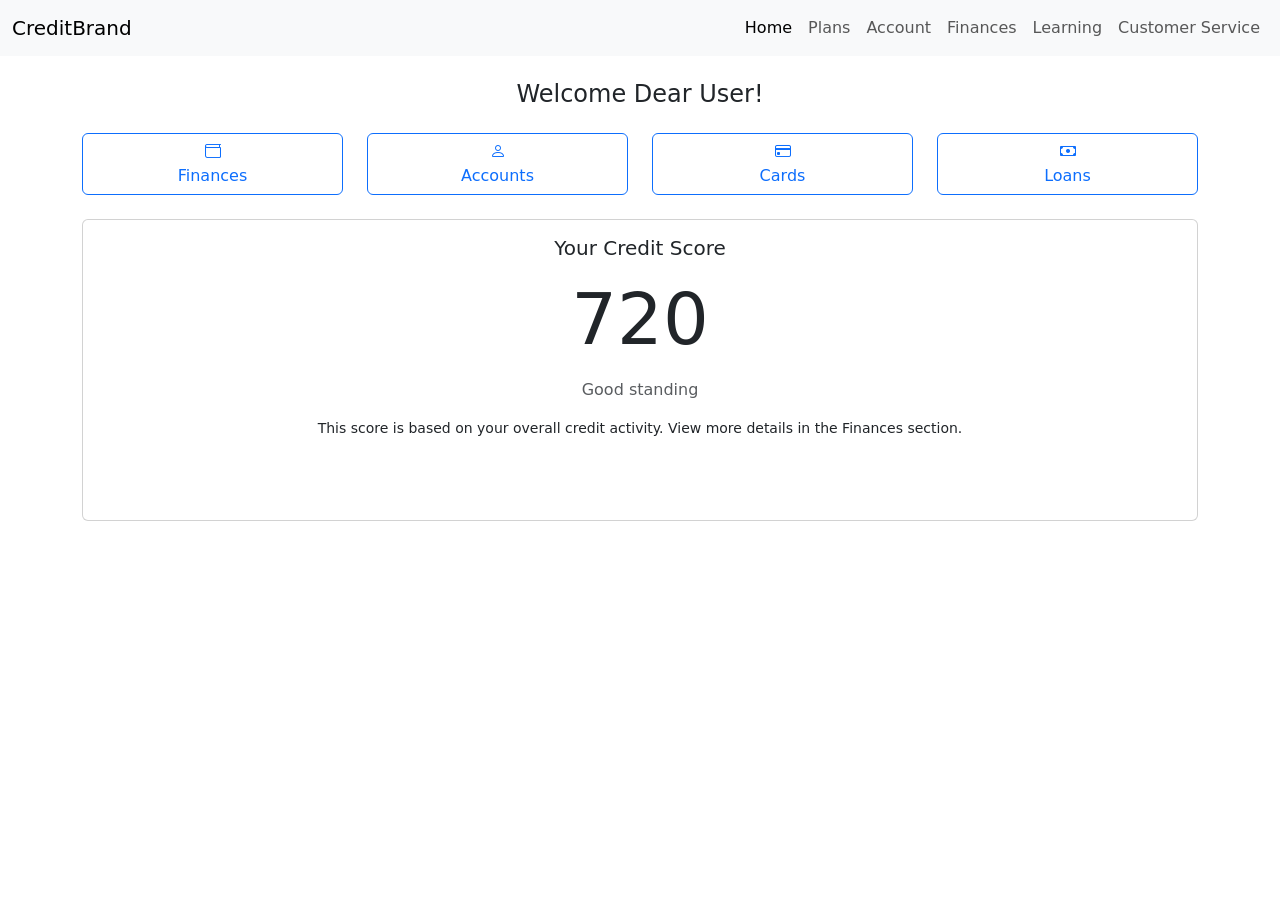
<file: index.html>
<!DOCTYPE html>
<html lang="en">
<head>
  <meta charset="UTF-8">
  <meta name="viewport" content="width=device-width, initial-scale=1.0">

  <!-- Bootstrap CSS -->
  <link href="https://cdn.jsdelivr.net/npm/bootstrap@5.0.2/dist/css/bootstrap.min.css" rel="stylesheet">

  <!-- Bootstrap Icons -->
  <link rel="stylesheet" href="https://cdn.jsdelivr.net/npm/bootstrap-icons@1.10.5/font/bootstrap-icons.css">

  <title>Home</title>
</head>
<body>

  <!-- Top Navbar (For Desktop) -->
  <nav class="navbar navbar-expand-lg navbar-light bg-light">
    <div class="container-fluid">
      <a class="navbar-brand" href="#">CreditBrand</a>

      <button class="navbar-toggler" type="button" data-bs-toggle="collapse" data-bs-target="#nav">
        <span class="navbar-toggler-icon"></span>
      </button>

      <div class="collapse navbar-collapse" id="nav">
        <ul class="navbar-nav ms-auto">
          <li class="nav-item"><a class="nav-link active" href="index.html">Home</a></li>
          <li class="nav-item"><a class="nav-link" href="#">Plans</a></li>
          <li class="nav-item"><a class="nav-link" href="account-info.html">Account</a></li>
          <li class="nav-item"><a class="nav-link" href="Finances.html">Finances</a></li>
          <li class="nav-item"><a class="nav-link" href="#">Learning</a></li>
          <li class="nav-item"><a class="nav-link" href="#">Customer Service</a></li>
        </ul>
      </div>
    </div>
  </nav>

  <!-- Main Content -->
  <div class="container mt-4">

    <!-- Welcome -->
    <div class="text-center mb-4">
      <h4>Welcome Dear User!</h4>
    </div>

    <!-- Main Actions -->
    <div class="row text-center mb-4">
      <div class="col">
        <button class="btn btn-outline-primary w-100">
          <a href="Finances.html" class="text-decoration-none ">
             <i class="bi bi-wallet"></i><br>
            Finances
          </a>
        </button>
      </div>
      <div class="col">
        <button class="btn btn-outline-primary w-100">
          <a href="account-info.html" class="text-decoration-none ">
            <i class="bi bi-person"></i><br>
            Accounts</a>
        </button>
      </div>
      <div class="col">
        <button class="btn btn-outline-primary w-100">
          <i class="bi bi-credit-card"></i><br>
          Cards
        </button>
      </div>
      <div class="col">
        <button class="btn btn-outline-primary w-100">
          <i class="bi bi-cash"></i><br>
          Loans
        </button>
      </div>
    </div>

    <!-- Credit Score Section -->
    <div class="card text-center">
      <div class="card-body" style="height: 300px;">
        <h5 class="mb-3">Your Credit Score</h5>
        <p class="display-2">720</p>
        <p class="text-muted">Good standing</p>
        <p class="small">
          This score is based on your overall credit activity.
          View more details in the Finances section.
        </p>
      </div>
    </div>

  </div>

  <!-- Mobile Bottom Nav -->
      <nav class="navbar fixed-bottom navbar-light bg-light d-lg-none">
            <div class="container-fluid justify-content-around text-center">

            <a class="navbar-text text-center" href="index.html">
                <small>
                    <svg xmlns="http://www.w3.org/2000/svg" width="16" height="16" fill="currentColor" class="bi bi-house" viewBox="0 0 16 16">
                    <path d="M8.707 1.5a1 1 0 0 0-1.414 0L.646 8.146a.5.5 0 0 0 .708.708L2 8.207V13.5A1.5 1.5 0 0 0 3.5 15h9a1.5 1.5 0 0 0 1.5-1.5V8.207l.646.647a.5.5 0 0 0 .708-.708L13 5.793V2.5a.5.5 0 0 0-.5-.5h-1a.5.5 0 0 0-.5.5v1.293zM13 7.207V13.5a.5.5 0 0 1-.5.5h-9a.5.5 0 0 1-.5-.5V7.207l5-5z"/>
                    </svg>
                </small>
            </a>

            <a class="navbar-text text-center" href="Finances.html">
                
                <small>
                    <svg xmlns="http://www.w3.org/2000/svg" width="16" height="16" fill="currentColor" class="bi bi-archive" viewBox="0 0 16 16">
                    <path d="M0 2a1 1 0 0 1 1-1h14a1 1 0 0 1 1 1v2a1 1 0 0 1-1 1v7.5a2.5 2.5 0 0 1-2.5 2.5h-9A2.5 2.5 0 0 1 1 12.5V5a1 1 0 0 1-1-1zm2 3v7.5A1.5 1.5 0 0 0 3.5 14h9a1.5 1.5 0 0 0 1.5-1.5V5zm13-3H1v2h14zM5 7.5a.5.5 0 0 1 .5-.5h5a.5.5 0 0 1 0 1h-5a.5.5 0 0 1-.5-.5"/>
                    </svg>
                </small>
            </a>

            <a class="navbar-text text-center" href="account-info.html">
                
                <small>
                    <svg xmlns="http://www.w3.org/2000/svg" width="16" height="16" fill="currentColor" class="bi bi-person-vcard" viewBox="0 0 16 16">
                    <path d="M5 8a2 2 0 1 0 0-4 2 2 0 0 0 0 4m4-2.5a.5.5 0 0 1 .5-.5h4a.5.5 0 0 1 0 1h-4a.5.5 0 0 1-.5-.5M9 8a.5.5 0 0 1 .5-.5h4a.5.5 0 0 1 0 1h-4A.5.5 0 0 1 9 8m1 2.5a.5.5 0 0 1 .5-.5h3a.5.5 0 0 1 0 1h-3a.5.5 0 0 1-.5-.5"/>
                    <path d="M2 2a2 2 0 0 0-2 2v8a2 2 0 0 0 2 2h12a2 2 0 0 0 2-2V4a2 2 0 0 0-2-2zM1 4a1 1 0 0 1 1-1h12a1 1 0 0 1 1 1v8a1 1 0 0 1-1 1H8.96q.04-.245.04-.5C9 10.567 7.21 9 5 9c-2.086 0-3.8 1.398-3.984 3.181A1 1 0 0 1 1 12z"/>
                    </svg>
                </small>
            </a>

            </div>
        </nav>

  <!-- Bootstrap JS -->
  <script src="https://cdn.jsdelivr.net/npm/bootstrap@5.0.2/dist/js/bootstrap.bundle.min.js"></script>

</body>
</html>
</file>
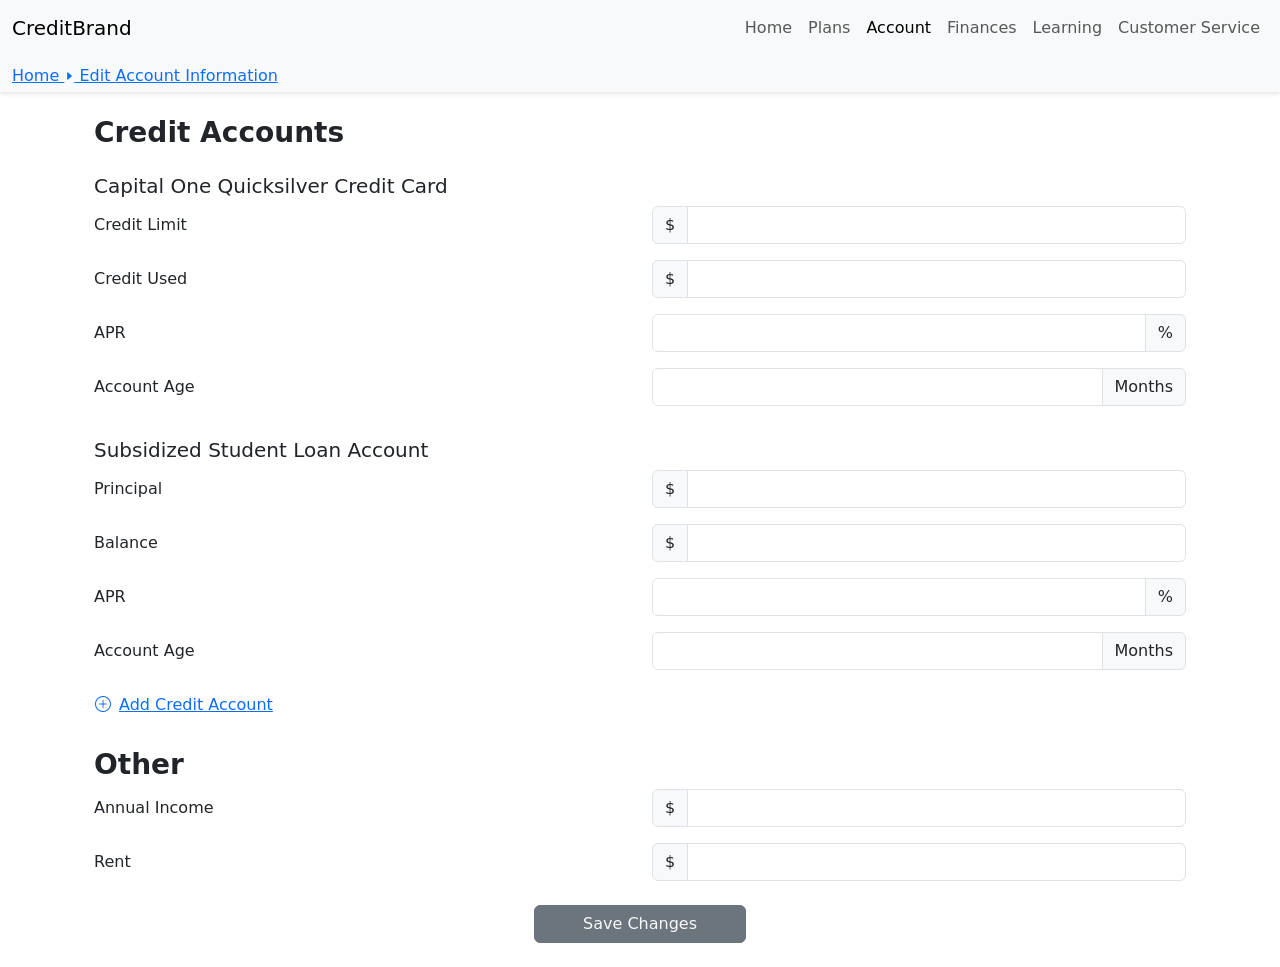
<file: account-info.html>
<!DOCTYPE html>
<html>
    <head>
        <meta name="viewport" content="width=device-width, initial-scale=1">
        <title>Edit Account Info</title>
        <link href="https://cdn.jsdelivr.net/npm/bootstrap@5.3.0/dist/css/bootstrap.min.css" rel="stylesheet">
        <link href="https://cdn.jsdelivr.net/npm/bootstrap-icons@1.10.5/font/bootstrap-icons.css" rel="stylesheet">
    </head>

    <body>
        <nav class="navbar absolute-top navbar-expand-lg navbar-light bg-light d-lg-none" >
            <div class="container-fluid breadcrumb-mb">
                <a href="index.html" style="color: var(--text);">
                    <svg xmlns="http://www.w3.org/2000/svg" width="16" height="16" fill="currentColor" class="bi bi-arrow-left" viewBox="0 0 16 16">
                        <path fill-rule="evenodd" d="M15 8a.5.5 0 0 0-.5-.5H2.707l3.147-3.146a.5.5 0 1 0-.708-.708l-4 4a.5.5 0 0 0 0 .708l4 4a.5.5 0 0 0 .708-.708L2.707 8.5H14.5A.5.5 0 0 0 15 8"/>
                    </svg>
                </a>
                <h5 class="page m-auto">Edit Account Information</h5>
            </div>
        </nav>
        <nav class="navbar absolute-top navbar-expand-lg navbar-light bg-light d-none d-lg-block padding-0" style="box-shadow: 0px 2px 4px rgba(0,0,0,0.1);">
            <div class="container-fluid" style="border-bottom: var(--tertiary) 1px solid; padding-bottom: 1vh;">
                <a class="navbar-brand" href="#">CreditBrand</a>
                <div class="collapse navbar-collapse" id="nav">
                    <ul class="navbar-nav ms-auto">
                    <li class="nav-item"><a class="nav-link" href="index.html">Home</a></li>
                    <li class="nav-item"><a class="nav-link" href="#">Plans</a></li>
                    <li class="nav-item"><a class="nav-link active" href="#">Account</a></li>
                    <li class="nav-item"><a class="nav-link" href="Finances.html">Finances</a></li>
                    <li class="nav-item"><a class="nav-link" href="#">Learning</a></li>
                    <li class="nav-item"><a class="nav-link" href="#">Customer Service</a></li>
                    </ul>
                </div>
            </div>
            <nav class="navbar-expand-lg navbar-light bg-none d-none d-lg-block ">
                <div class="container-fluid" style="padding-top: 0.75vh; height: 3vh;">
                    <a class="bread" href="index.html">
                        Home 
                        <svg xmlns="http://www.w3.org/2000/svg" width="10" height="10" fill="currentColor" class="bi bi-caret-right-fill" viewBox="0 0 16 16">
                            <path d="m12.14 8.753-5.482 4.796c-.646.566-1.658.106-1.658-.753V3.204a1 1 0 0 1 1.659-.753l5.48 4.796a1 1 0 0 1 0 1.506z"/>
                        </svg>
                        Edit Account Information
                    </a>
                </div>
            </nav>
        </nav>
        <div class="container main p-4">
            <form>
                <div class="mb-4">
                    <h3 class="fw-bold">Credit Accounts</h3>

                    <fieldset class="account-1">
                        <h5 class="mt-3">Capital One Quicksilver Credit Card</h5>
                        <div class="row align-items-center mb-3">
                            <div class="col-6">
                                <label class="form-label mb-0">Credit Limit</label>
                            </div>
                            <div class="col input-group">
                                <span class="input-group-text">$</span>
                                <input type="number" class="form-control" min="0" min="0">
                            </div>
                        </div>

                        <div class="row align-items-center mb-3">
                            <div class="col-6">
                                <label class="form-label mb-0">Credit Used</label>
                            </div>
                            <div class="col input-group">
                                <span class="input-group-text">$</span>
                                <input type="number" class="form-control" min="0">
                            </div>
                        </div>

                        <div class="row align-items-center mb-3">
                            <div class="col-6">
                                <label class="form-label mb-0">APR</label>
                            </div>
                            <div class="col input-group">
                                <input type="number" class="form-control" min="0">
                                <span class="input-group-text">%</span>
                            </div>
                        </div>

                        <div class="row align-items-center mb-3">
                            <div class="col-6">
                                <label class="form-label mb-0">Account Age</label>
                            </div>
                            <div class="col input-group">
                                <input type="number" class="form-control" min="0">
                                <span class="input-group-text">Months</span>
                            </div>
                        </div>
                    </fieldset>

                    <fieldset class="account-2">
                        <h5 class="mt-3">Subsidized Student Loan Account</h5>

                        <div class="row align-items-center mb-3">
                            <div class="col-6">
                                <label class="form-label mb-0">Principal</label>
                            </div>
                            <div class="col input-group">
                                <span class="input-group-text">$</span>
                                <input type="number" class="form-control" min="0">
                            </div>
                        </div>

                        <div class="row align-items-center mb-3">
                            <div class="col-6">
                                <label class="form-label mb-0">Balance</label>
                            </div>
                            <div class="col input-group">
                                <span class="input-group-text">$</span>
                                <input type="number" class="form-control" min="0">
                            </div>

                        </div>

                        <div class="row align-items-center mb-3">
                            <div class="col-6">
                                <label class="form-label mb-0">APR</label>
                            </div>
                            <div class="col input-group">
                                <input type="number" class="form-control" min="0">
                                <span class="input-group-text">%</span>
                            </div>
                        </div>

                        <div class="row align-items-center mb-3">
                            <div class="col-6">
                                <label class="form-label mb-0">Account Age</label>
                            </div>
                            <div class="col input-group">
                                <input type="number" class="form-control" min="0">
                                <span class="input-group-text">Months</span>
                            </div>
                        </div>
                    </fieldset>

                    <!-- Later, this button will add another account info form section -->
                    <button type="button" class="btn btn-link ps-0">
                        <i class="bi bi-plus-circle me-2"></i>Add Credit Account
                    </button>
                </div>

                <div class="mb-4">
                    <h3 class="fw-bold">Other</h3>

                    <div class="row align-items-center mb-3">
                        <div class="col-6">
                            <label class="form-label mb-0">Annual Income</label>
                        </div>
                        <div class="col input-group">
                            <span class="input-group-text">$</span>
                            <input type="number" class="form-control" min="0">
                        </div>
                    </div>

                    <div class="row align-items-center mb-3">
                        <div class="col-6">
                            <label class="form-label mb-0">Rent</label>
                        </div>
                        <div class="col input-group">
                            <span class="input-group-text">$</span>
                            <input type="number" class="form-control" min="0">
                        </div>
                    </div>
                </div>

                <div class="text-center mt-4">
                        <button type="submit" class="btn btn-secondary px-5">
                           <a href="Finances.html" class="text-light text-decoration-none">Save Changes</a>
                        </button>
                </div>
            </form>
        </div>
        <nav class="navbar absolute-bottom navbar-light bg-light d-lg-none">
            <div class="container-fluid justify-content-around text-center">

            <a class="navbar-text text-center" href="index.html">
                <small>
                    <svg xmlns="http://www.w3.org/2000/svg" width="16" height="16" fill="currentColor" class="bi bi-house" viewBox="0 0 16 16">
                    <path d="M8.707 1.5a1 1 0 0 0-1.414 0L.646 8.146a.5.5 0 0 0 .708.708L2 8.207V13.5A1.5 1.5 0 0 0 3.5 15h9a1.5 1.5 0 0 0 1.5-1.5V8.207l.646.647a.5.5 0 0 0 .708-.708L13 5.793V2.5a.5.5 0 0 0-.5-.5h-1a.5.5 0 0 0-.5.5v1.293zM13 7.207V13.5a.5.5 0 0 1-.5.5h-9a.5.5 0 0 1-.5-.5V7.207l5-5z"/>
                    </svg>
                </small>
            </a>

            <a class="navbar-text text-center" href="Finances.html">
                
                <small>
                    <svg xmlns="http://www.w3.org/2000/svg" width="16" height="16" fill="currentColor" class="bi bi-archive" viewBox="0 0 16 16">
                    <path d="M0 2a1 1 0 0 1 1-1h14a1 1 0 0 1 1 1v2a1 1 0 0 1-1 1v7.5a2.5 2.5 0 0 1-2.5 2.5h-9A2.5 2.5 0 0 1 1 12.5V5a1 1 0 0 1-1-1zm2 3v7.5A1.5 1.5 0 0 0 3.5 14h9a1.5 1.5 0 0 0 1.5-1.5V5zm13-3H1v2h14zM5 7.5a.5.5 0 0 1 .5-.5h5a.5.5 0 0 1 0 1h-5a.5.5 0 0 1-.5-.5"/>
                    </svg>
                </small>
            </a>

            <a class="navbar-text text-center" href="account-info.html">
                
                <small>
                    <svg xmlns="http://www.w3.org/2000/svg" width="16" height="16" fill="currentColor" class="bi bi-person-vcard" viewBox="0 0 16 16">
                    <path d="M5 8a2 2 0 1 0 0-4 2 2 0 0 0 0 4m4-2.5a.5.5 0 0 1 .5-.5h4a.5.5 0 0 1 0 1h-4a.5.5 0 0 1-.5-.5M9 8a.5.5 0 0 1 .5-.5h4a.5.5 0 0 1 0 1h-4A.5.5 0 0 1 9 8m1 2.5a.5.5 0 0 1 .5-.5h3a.5.5 0 0 1 0 1h-3a.5.5 0 0 1-.5-.5"/>
                    <path d="M2 2a2 2 0 0 0-2 2v8a2 2 0 0 0 2 2h12a2 2 0 0 0 2-2V4a2 2 0 0 0-2-2zM1 4a1 1 0 0 1 1-1h12a1 1 0 0 1 1 1v8a1 1 0 0 1-1 1H8.96q.04-.245.04-.5C9 10.567 7.21 9 5 9c-2.086 0-3.8 1.398-3.984 3.181A1 1 0 0 1 1 12z"/>
                    </svg>
                </small>
            </a>

            </div>
        </nav>
    </body>
</html>
</file>
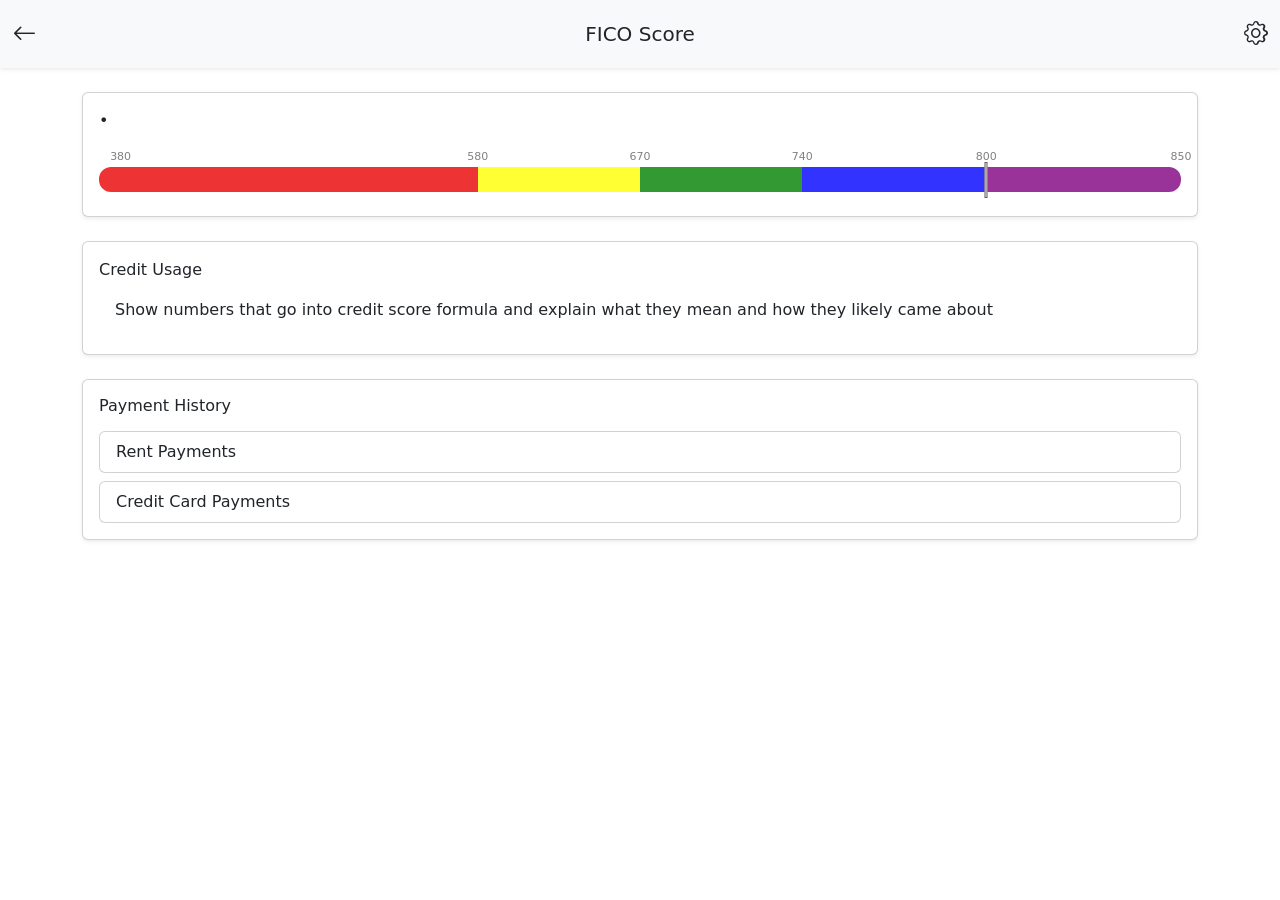
<file: FICO.html>
<!DOCTYPE html>
<html lang="en">
<head>
    <!-- Character settings + mobile scaling -->
    <meta charset="UTF-8">
    <meta name="viewport" content="width=device-width, initial-scale=1.0">

    <!-- Bootstrap CSS -->
    <link href="https://cdn.jsdelivr.net/npm/bootstrap@5.3.0/dist/css/bootstrap.min.css" rel="stylesheet">

    <!-- Bootstrap Icons for back arrow + settings gear -->
    <link href="https://cdn.jsdelivr.net/npm/bootstrap-icons@1.10.5/font/bootstrap-icons.css" rel="stylesheet">

    <title>FICO Score</title>
</head>

<body>

<!-- ================= TOP MOBILE NAVBAR ================= -->
<section id="nav-bar">
    <nav class="bg-light shadow-sm py-3">
        <!-- 
            container-fluid = full width across phone screen
            d-flex = use flexbox
            align-items-center = vertically center everything
        -->
        <div class="container-fluid d-flex align-items-center">

            <!-- LEFT SIDE: Back arrow button -->
            <!-- w-25 = 25% width -->
            <div class="w-25">
                <!-- history.back() goes to previous browser page -->
                <a href="javascript:history.back()" class="text-dark fs-4">
                    <i class="bi bi-arrow-left"></i>
                </a>
            </div>

            <!-- CENTER: title -->
            <!-- w-50 = middle 50% so title stays centered -->
            <div class="w-50 text-center">
                <h5 class="m-0">FICO Score</h5>
            </div>

            <!-- RIGHT SIDE: settings icon -->
            <!-- text-end pushes icon all the way right -->
            <div class="w-25 text-end">
                <a href="account-info.html" class="text-dark fs-4">
                    <i class="bi bi-gear"></i>
                </a>
            </div>

        </div>
    </nav>
</section>

<!--  main mobile content  -->
<div class="container mt-4">
    <div class="row">

        <!-- 
            col-12 = one full-width column
            d-flex flex-column = stack items vertically
            gap-4 = space between cards
        -->
        <div class="col-12 d-flex flex-column gap-4">

<!-- FICO SCORE CARD  -->
<div class="card p-3 shadow-sm">

    <!-- Current score + category variables-->
        <span id="scoreValue"></span> • <span id="scoreLabel"></span>
</p>

    <!-- score labels above the bar -->
    <div class="fico-labels">
        <span class="label-380">380</span>
        <span class="label-580">580</span>
        <span class="label-670">670</span>
        <span class="label-740">740</span>
        <span class="label-800">800</span>
        <span class="label-850">850</span>
    </div>

    <!-- actual score bar -->
    <div class="fico-bar position-relative mb-2">
        <div class="fico-marker" style="left: 82%;"></div>
    </div>

</div> <!-- closes FICO score card -->

<!-- Other stacked mobile cards -->
<div class="card p-3 shadow-sm">Credit Usage

 
    <div class="card-body">

        <p class="card-text">Show numbers that go into credit score formula and explain what they mean and how they likely came about </p>
    </div>
</div>


<div class="card p-3 shadow-sm">
    <h6 class="mb-3">Payment History</h6>

    <div class="card mb-2">
        <div class="card-body py-2">
            Rent Payments
        </div>
    </div>

    <div class="card">
        <div class="card-body py-2">
            Credit Card Payments
        </div>
    </div>
</div>


        </div>
    </div>
</div>
 <nav class="navbar fixed-bottom navbar-light bg-light d-lg-none">
        <div class="container-fluid justify-content-around text-center">

        <a class="navbar-text text-center" href="index.html">
            <small>
                <svg xmlns="http://www.w3.org/2000/svg" width="16" height="16" fill="currentColor" class="bi bi-house" viewBox="0 0 16 16">
                <path d="M8.707 1.5a1 1 0 0 0-1.414 0L.646 8.146a.5.5 0 0 0 .708.708L2 8.207V13.5A1.5 1.5 0 0 0 3.5 15h9a1.5 1.5 0 0 0 1.5-1.5V8.207l.646.647a.5.5 0 0 0 .708-.708L13 5.793V2.5a.5.5 0 0 0-.5-.5h-1a.5.5 0 0 0-.5.5v1.293zM13 7.207V13.5a.5.5 0 0 1-.5.5h-9a.5.5 0 0 1-.5-.5V7.207l5-5z"/>
                </svg>
            </small>
        </a>

        <a class="navbar-text text-center" href="Finances.html">
            
            <small>
                <svg xmlns="http://www.w3.org/2000/svg" width="16" height="16" fill="currentColor" class="bi bi-archive" viewBox="0 0 16 16">
                <path d="M0 2a1 1 0 0 1 1-1h14a1 1 0 0 1 1 1v2a1 1 0 0 1-1 1v7.5a2.5 2.5 0 0 1-2.5 2.5h-9A2.5 2.5 0 0 1 1 12.5V5a1 1 0 0 1-1-1zm2 3v7.5A1.5 1.5 0 0 0 3.5 14h9a1.5 1.5 0 0 0 1.5-1.5V5zm13-3H1v2h14zM5 7.5a.5.5 0 0 1 .5-.5h5a.5.5 0 0 1 0 1h-5a.5.5 0 0 1-.5-.5"/>
                </svg>
            </small>
        </a>

        <a class="navbar-text text-center" href="account-info.html">
            
            <small>
                <svg xmlns="http://www.w3.org/2000/svg" width="16" height="16" fill="currentColor" class="bi bi-person-vcard" viewBox="0 0 16 16">
                <path d="M5 8a2 2 0 1 0 0-4 2 2 0 0 0 0 4m4-2.5a.5.5 0 0 1 .5-.5h4a.5.5 0 0 1 0 1h-4a.5.5 0 0 1-.5-.5M9 8a.5.5 0 0 1 .5-.5h4a.5.5 0 0 1 0 1h-4A.5.5 0 0 1 9 8m1 2.5a.5.5 0 0 1 .5-.5h3a.5.5 0 0 1 0 1h-3a.5.5 0 0 1-.5-.5"/>
                <path d="M2 2a2 2 0 0 0-2 2v8a2 2 0 0 0 2 2h12a2 2 0 0 0 2-2V4a2 2 0 0 0-2-2zM1 4a1 1 0 0 1 1-1h12a1 1 0 0 1 1 1v8a1 1 0 0 1-1 1H8.96q.04-.245.04-.5C9 10.567 7.21 9 5 9c-2.086 0-3.8 1.398-3.984 3.181A1 1 0 0 1 1 12z"/>
                </svg>
            </small>
        </a>

        </div>
    </nav>
</body>
</html>

<style>
/* ================= FICO SCORE RANGE BAR ================= */
/*the fico bar itself*/
.fico-bar {
    height: 25px;
    border-radius: 12px;
    overflow: visible;
    position: relative;
    opacity: 0.8;
/*background colors and the % being connected to the number*/

    background: linear-gradient(
        to right,
        rgb(233, 0, 0) 0% 35%,
        yellow 35% 50%,
        green 50% 65%,
        blue 65% 82%,
        purple 82% 100%
    );
}

/* Vertical line marker showing exact score */
.fico-marker {
    position: absolute;
    opacity: 1;
    top: -5px;
    height: 36px;
    width: 3px;
    background: rgb(241, 241, 241);
    border: .5px solid rgb(70, 53, 53);
    z-index: 1;
    transform: translateX(-50%);
}


.fico-labels {
    position: relative;
    height: 16px;
    margin-bottom: 2px; /* close to the bar */
    font-size: 11px;
    color: gray;
}
/* keeps it lined up perfectly with the bar*/
.fico-labels span {
    position: absolute;
    transform: translateX(-50%);
}

/* exact FICO range breakpoints 
    needed because justify-gap isn't good enoguh
*/
.label-380 { left: 2%; transform: none; }
.label-580 { left: 35%; }
.label-670 { left: 50%; }
.label-740 { left: 65%; }
.label-800 { left: 82%; }
.label-850 { left: 100%; transform: translateX(-100%); }
</style>
</file>
